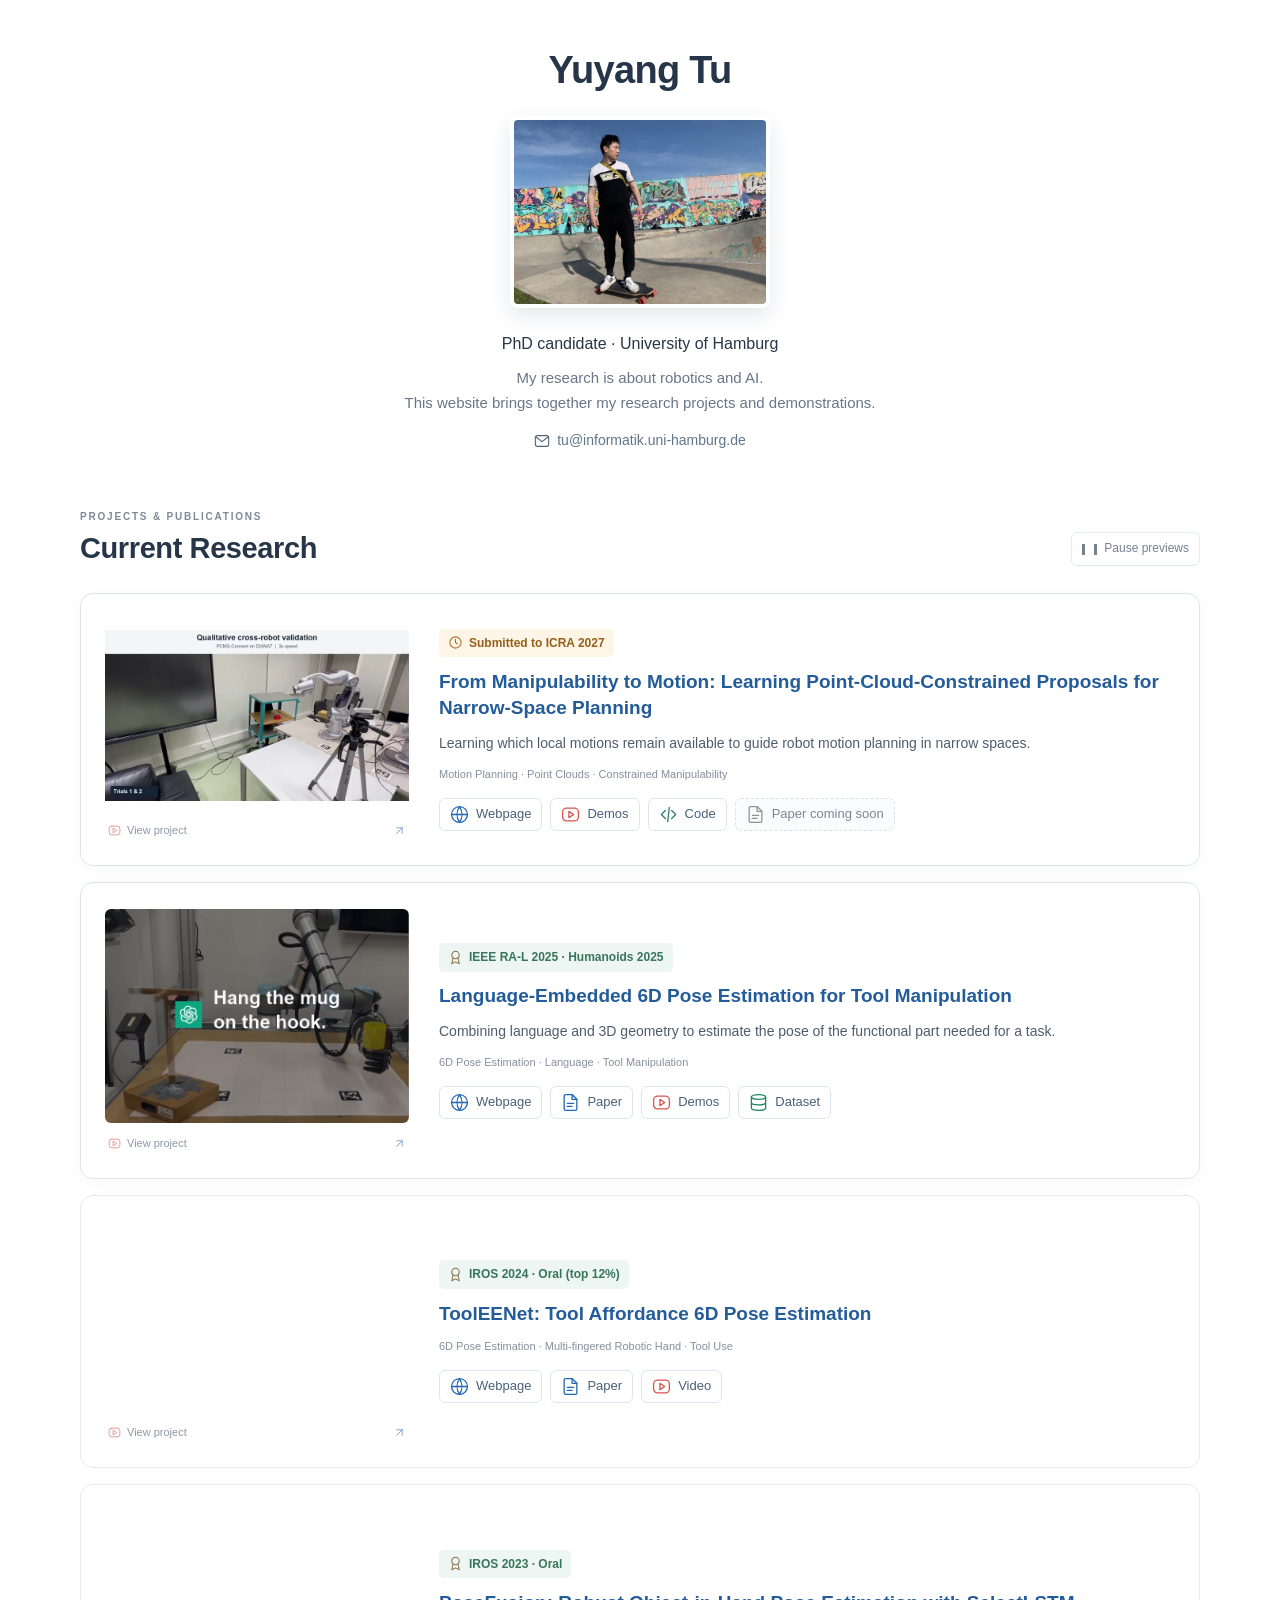
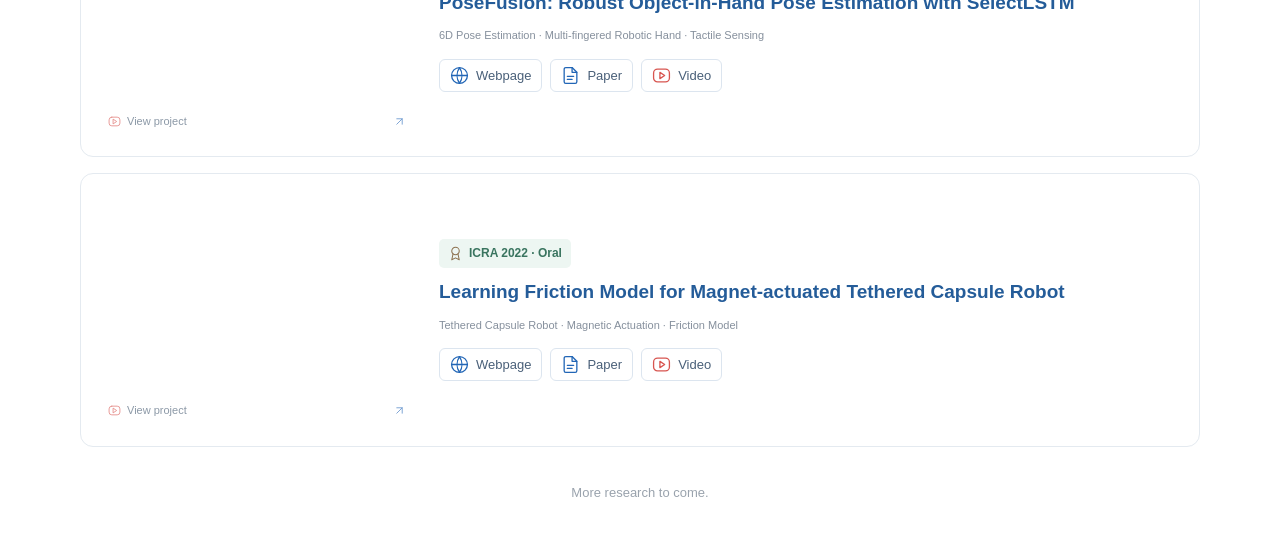
<file: index.html>
<!DOCTYPE html>
<html lang="en">
<head>
  <meta charset="utf-8">
  <meta name="viewport" content="width=device-width, initial-scale=1">
  <meta name="google-site-verification" content="Bi_FbIFqO6bP_XY6ECRkfiLq_AsdZ5TDvm92_7AcDWQ">
  <meta name="description" content="Yuyang Tu's research in robotics and AI: motion planning, tool manipulation, and multimodal perception.">
  <title>Yuyang Tu</title>
  <link rel="stylesheet" href="research/home.css">
  <script src="research/media.js" defer></script>
</head>
<body>
  <header class="profile">
    <h1>Yuyang Tu</h1>
    <img class="avatar" src="images/avatar.jpg" width="300" height="220" alt="Yuyang Tu">
    <p class="profile-role">PhD candidate &middot; University of Hamburg</p>
    <p class="profile-intro">My research is about robotics and AI.<br>This website brings together my research projects and demonstrations.</p>
    <a class="contact-link" href="mailto:tu@informatik.uni-hamburg.de"><img class="icon" src="research/icons/mail.svg" width="20" height="20" alt="" aria-hidden="true">tu@informatik.uni-hamburg.de</a>
  </header>
  <main class="container">
    <div class="section-heading">
      <div><span class="eyebrow">PROJECTS &amp; PUBLICATIONS</span><h2>Current Research</h2></div>
      <button class="preview-toggle" type="button" data-preview-toggle>Pause previews</button>
    </div>
    <div class="project-list"><article class="list-item publication featured" data-category="publication">
      <a href="PCMS-Connect/" class="thumbnail" aria-label="View From Manipulability to Motion: Learning Point-Cloud-Constrained Proposals for Narrow-Space Planning">
        <video width="320" height="200" autoplay loop muted playsinline preload="metadata" poster="PCMS-Connect/assets/hardware.jpg" aria-label="Diana 7 moving through a narrow rack">
          <source src="PCMS-Connect/assets/hardware.mp4" type="video/mp4">
          Watch the project demonstration.
        </video>
        <span class="thumbnail-hint"><img class="icon" src="research/icons/play.svg" width="20" height="20" alt="" aria-hidden="true"><span>View project</span><img class="icon" src="research/icons/arrow.svg" width="20" height="20" alt="" aria-hidden="true"></span>
      </a>
      <div class="project-description">
        <div class="badge submission"><img class="icon" src="research/icons/clock.svg" width="20" height="20" alt="" aria-hidden="true">Submitted to ICRA 2027</div>
        <h3><a href="PCMS-Connect/">From Manipulability to Motion: Learning Point-Cloud-Constrained Proposals for Narrow-Space Planning</a></h3>
        <p class="project-summary">Learning which local motions remain available to guide robot motion planning in narrow spaces.</p>
        <p class="keywords">Motion Planning &middot; Point Clouds &middot; Constrained Manipulability</p>
        <nav class="resource-links" aria-label="Resources for From Manipulability to Motion: Learning Point-Cloud-Constrained Proposals for Narrow-Space Planning"><a class="resource-link" href="PCMS-Connect/"><img class="icon" src="research/icons/globe.svg" width="20" height="20" alt="" aria-hidden="true"><span class="resource-label">Webpage</span></a>
<a class="resource-link" href="PCMS-Connect/#demonstrations"><img class="icon" src="research/icons/play.svg" width="20" height="20" alt="" aria-hidden="true"><span class="resource-label">Demos</span></a>
<a class="resource-link" href="https://anonymous.4open.science/r/PCMS-Connect-4808/"><img class="icon" src="research/icons/code.svg" width="20" height="20" alt="" aria-hidden="true"><span class="resource-label">Code</span></a>
<span class="resource-link resource-pending" aria-label="Paper coming soon"><img class="icon" src="research/icons/paper.svg" width="20" height="20" alt="" aria-hidden="true"><span class="resource-label">Paper coming soon</span></span></nav>
      </div>
    </article>
<article class="list-item publication featured" data-category="publication">
      <a href="Language6DPose/" class="thumbnail language-thumbnail" id="language-cover" aria-label="View Language-Embedded 6D Pose Estimation for Tool Manipulation">
        <video width="640" height="450" data-play-on-view loop muted playsinline preload="metadata" poster="Language6DPose/assets/task-sequence.jpg" aria-label="Two tasks in sequence: hang the mug on the hook, then align the wrench with the nut">
          <source src="Language6DPose/assets/task-sequence.mp4" type="video/mp4">
          Watch the mug and wrench demonstrations.
        </video>
        <span class="thumbnail-hint"><img class="icon" src="research/icons/play.svg" width="20" height="20" alt="" aria-hidden="true"><span>View project</span><img class="icon" src="research/icons/arrow.svg" width="20" height="20" alt="" aria-hidden="true"></span>
      </a>
      <div class="project-description">
        <div class="badge published"><img class="icon" src="research/icons/award.svg" width="20" height="20" alt="" aria-hidden="true">IEEE RA-L 2025 &middot; Humanoids 2025</div>
        <h3><a href="Language6DPose/">Language-Embedded 6D Pose Estimation for Tool Manipulation</a></h3>
        <p class="project-summary">Combining language and 3D geometry to estimate the pose of the functional part needed for a task.</p>
        <p class="keywords">6D Pose Estimation &middot; Language &middot; Tool Manipulation</p>
        <nav class="resource-links" aria-label="Resources for Language-Embedded 6D Pose Estimation for Tool Manipulation"><a class="resource-link" href="Language6DPose/"><img class="icon" src="research/icons/globe.svg" width="20" height="20" alt="" aria-hidden="true"><span class="resource-label">Webpage</span></a>
<a class="resource-link" href="https://doi.org/10.1109/LRA.2025.3587559"><img class="icon" src="research/icons/paper.svg" width="20" height="20" alt="" aria-hidden="true"><span class="resource-label">Paper</span></a>
<a class="resource-link" href="Language6DPose/#demonstrations"><img class="icon" src="research/icons/play.svg" width="20" height="20" alt="" aria-hidden="true"><span class="resource-label">Demos</span></a>
<a class="resource-link" href="https://language6dpose.github.io/"><img class="icon" src="research/icons/dataset.svg" width="20" height="20" alt="" aria-hidden="true"><span class="resource-label">Dataset</span></a></nav>
      </div>
    </article>
<article class="list-item publication " data-category="publication">
      <a href="https://yuyangtu.github.io/ToolEENet/projectToolEENet.html" class="thumbnail" aria-label="View ToolEENet: Tool Affordance 6D Pose Estimation">
        <video width="320" height="200" autoplay loop muted playsinline preload="metadata" aria-label="Robotic hand using a hammer">
          <source src="images/tooleenetpreview.mp4" type="video/mp4">
          Watch the project demonstration.
        </video>
        <span class="thumbnail-hint"><img class="icon" src="research/icons/play.svg" width="20" height="20" alt="" aria-hidden="true"><span>View project</span><img class="icon" src="research/icons/arrow.svg" width="20" height="20" alt="" aria-hidden="true"></span>
      </a>
      <div class="project-description">
        <div class="badge published"><img class="icon" src="research/icons/award.svg" width="20" height="20" alt="" aria-hidden="true">IROS 2024 &middot; Oral (top 12%)</div>
        <h3><a href="https://yuyangtu.github.io/ToolEENet/projectToolEENet.html">ToolEENet: Tool Affordance 6D Pose Estimation</a></h3>

        <p class="keywords">6D Pose Estimation &middot; Multi-fingered Robotic Hand &middot; Tool Use</p>
        <nav class="resource-links" aria-label="Resources for ToolEENet: Tool Affordance 6D Pose Estimation"><a class="resource-link" href="https://yuyangtu.github.io/ToolEENet/projectToolEENet.html"><img class="icon" src="research/icons/globe.svg" width="20" height="20" alt="" aria-hidden="true"><span class="resource-label">Webpage</span></a>
<a class="resource-link" href="https://arxiv.org/pdf/2404.04193"><img class="icon" src="research/icons/paper.svg" width="20" height="20" alt="" aria-hidden="true"><span class="resource-label">Paper</span></a>
<a class="resource-link" href="https://www.youtube.com/watch?v=B-a8YhIv3kc"><img class="icon" src="research/icons/play.svg" width="20" height="20" alt="" aria-hidden="true"><span class="resource-label">Video</span></a></nav>
      </div>
    </article>
<article class="list-item publication " data-category="publication">
      <a href="https://elevenjiang1.github.io/ObjectInHand-Dataset/" class="thumbnail" aria-label="View PoseFusion: Robust Object-in-Hand Pose Estimation with SelectLSTM">
        <video width="320" height="200" autoplay loop muted playsinline preload="metadata" aria-label="Object-in-hand pose estimation examples">
          <source src="images/posefusionpreview.mp4" type="video/mp4">
          Watch the project demonstration.
        </video>
        <span class="thumbnail-hint"><img class="icon" src="research/icons/play.svg" width="20" height="20" alt="" aria-hidden="true"><span>View project</span><img class="icon" src="research/icons/arrow.svg" width="20" height="20" alt="" aria-hidden="true"></span>
      </a>
      <div class="project-description">
        <div class="badge published"><img class="icon" src="research/icons/award.svg" width="20" height="20" alt="" aria-hidden="true">IROS 2023 &middot; Oral</div>
        <h3><a href="https://elevenjiang1.github.io/ObjectInHand-Dataset/">PoseFusion: Robust Object-in-Hand Pose Estimation with SelectLSTM</a></h3>

        <p class="keywords">6D Pose Estimation &middot; Multi-fingered Robotic Hand &middot; Tactile Sensing</p>
        <nav class="resource-links" aria-label="Resources for PoseFusion: Robust Object-in-Hand Pose Estimation with SelectLSTM"><a class="resource-link" href="https://elevenjiang1.github.io/ObjectInHand-Dataset/"><img class="icon" src="research/icons/globe.svg" width="20" height="20" alt="" aria-hidden="true"><span class="resource-label">Webpage</span></a>
<a class="resource-link" href="https://arxiv.org/pdf/2304.04523"><img class="icon" src="research/icons/paper.svg" width="20" height="20" alt="" aria-hidden="true"><span class="resource-label">Paper</span></a>
<a class="resource-link" href="https://www.youtube.com/watch?v=EmsGwhWU5y8"><img class="icon" src="research/icons/play.svg" width="20" height="20" alt="" aria-hidden="true"><span class="resource-label">Video</span></a></nav>
      </div>
    </article>
<article class="list-item publication " data-category="publication">
      <a href="https://yuyangtu.github.io/CapsuleRobot/projectCapsuleRobot.html" class="thumbnail" aria-label="View Learning Friction Model for Magnet-actuated Tethered Capsule Robot">
        <video width="320" height="200" autoplay loop muted playsinline preload="metadata" aria-label="Magnet-actuated tethered capsule robot demonstration">
          <source src="images/capsulepreview.mp4" type="video/mp4">
          Watch the project demonstration.
        </video>
        <span class="thumbnail-hint"><img class="icon" src="research/icons/play.svg" width="20" height="20" alt="" aria-hidden="true"><span>View project</span><img class="icon" src="research/icons/arrow.svg" width="20" height="20" alt="" aria-hidden="true"></span>
      </a>
      <div class="project-description">
        <div class="badge published"><img class="icon" src="research/icons/award.svg" width="20" height="20" alt="" aria-hidden="true">ICRA 2022 &middot; Oral</div>
        <h3><a href="https://yuyangtu.github.io/CapsuleRobot/projectCapsuleRobot.html">Learning Friction Model for Magnet-actuated Tethered Capsule Robot</a></h3>

        <p class="keywords">Tethered Capsule Robot &middot; Magnetic Actuation &middot; Friction Model</p>
        <nav class="resource-links" aria-label="Resources for Learning Friction Model for Magnet-actuated Tethered Capsule Robot"><a class="resource-link" href="https://yuyangtu.github.io/CapsuleRobot/projectCapsuleRobot.html"><img class="icon" src="research/icons/globe.svg" width="20" height="20" alt="" aria-hidden="true"><span class="resource-label">Webpage</span></a>
<a class="resource-link" href="https://ieeexplore.ieee.org/document/9811587"><img class="icon" src="research/icons/paper.svg" width="20" height="20" alt="" aria-hidden="true"><span class="resource-label">Paper</span></a>
<a class="resource-link" href="https://www.youtube.com/watch?v=FCPhjHXal3M&t=4s"><img class="icon" src="research/icons/play.svg" width="20" height="20" alt="" aria-hidden="true"><span class="resource-label">Video</span></a></nav>
      </div>
    </article></div>
    <footer class="home-footer">More research to come.</footer>
  </main>
</body>
</html>
</file>
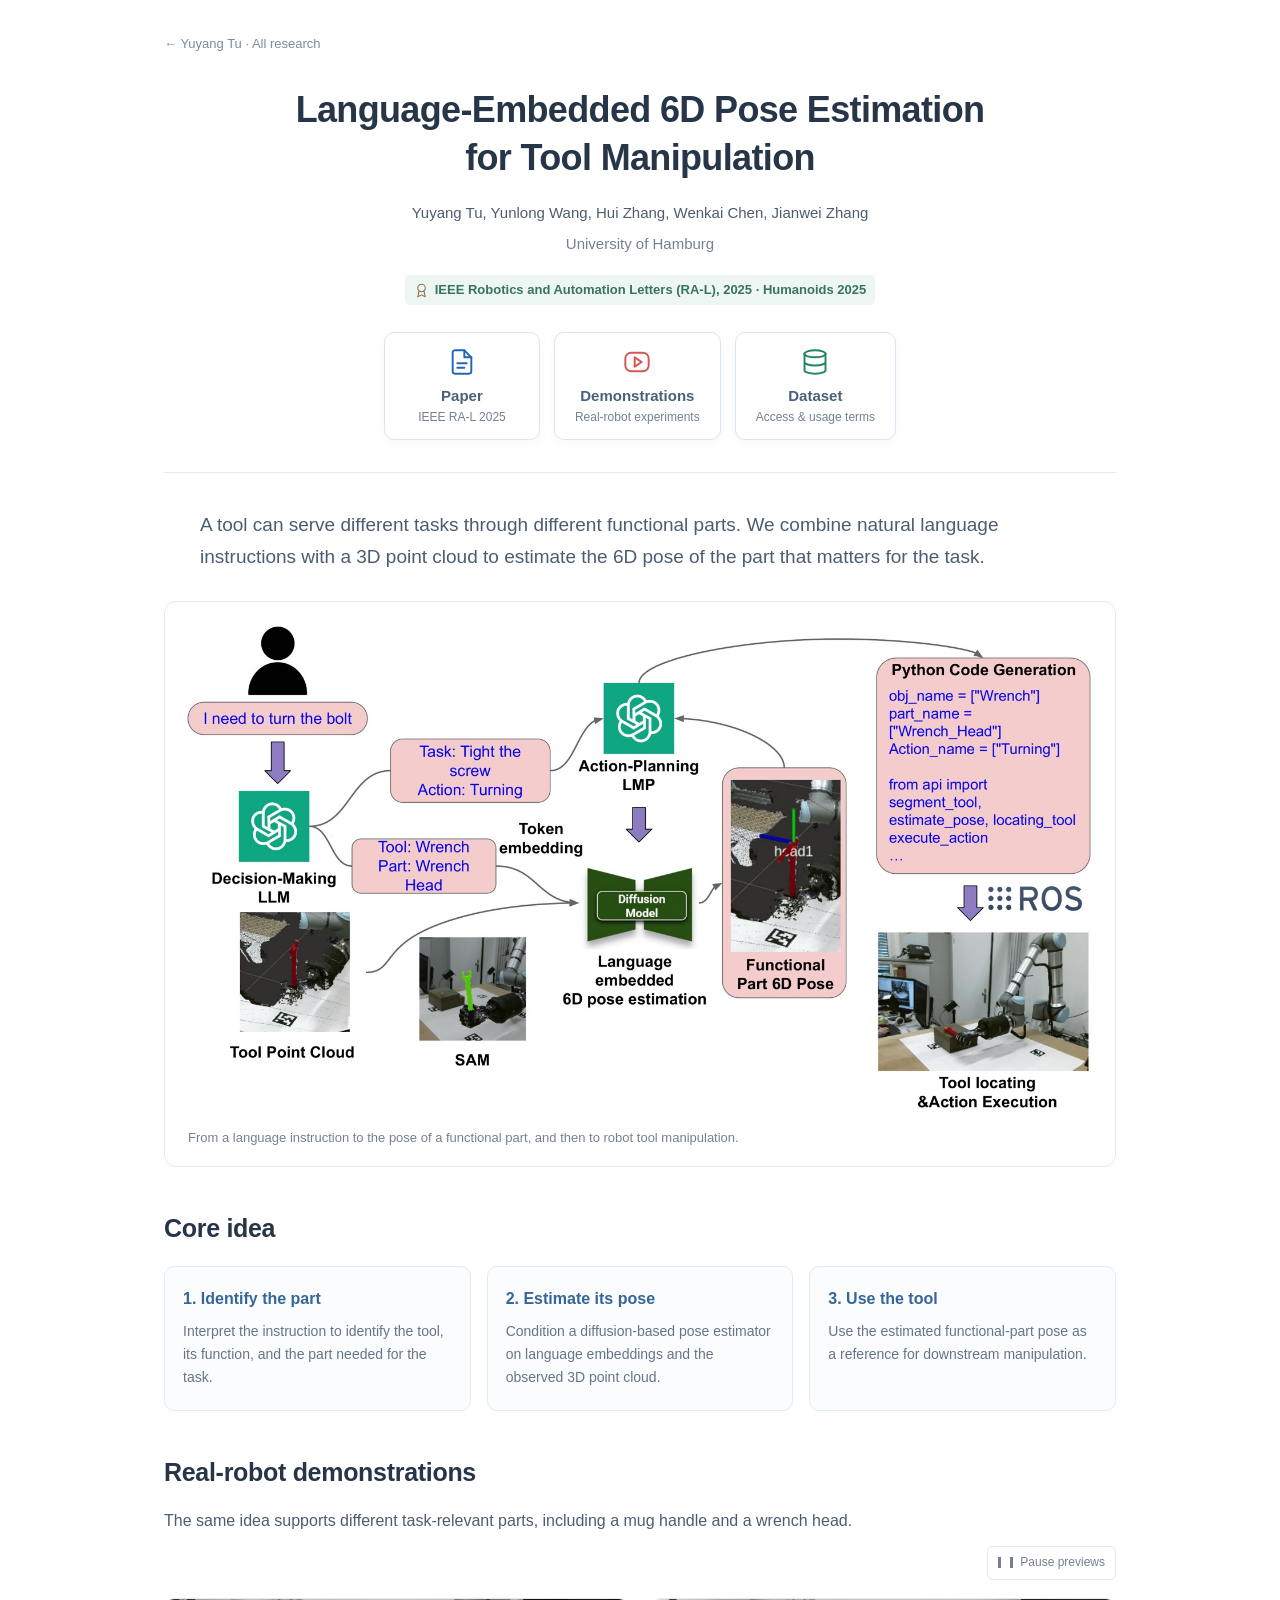
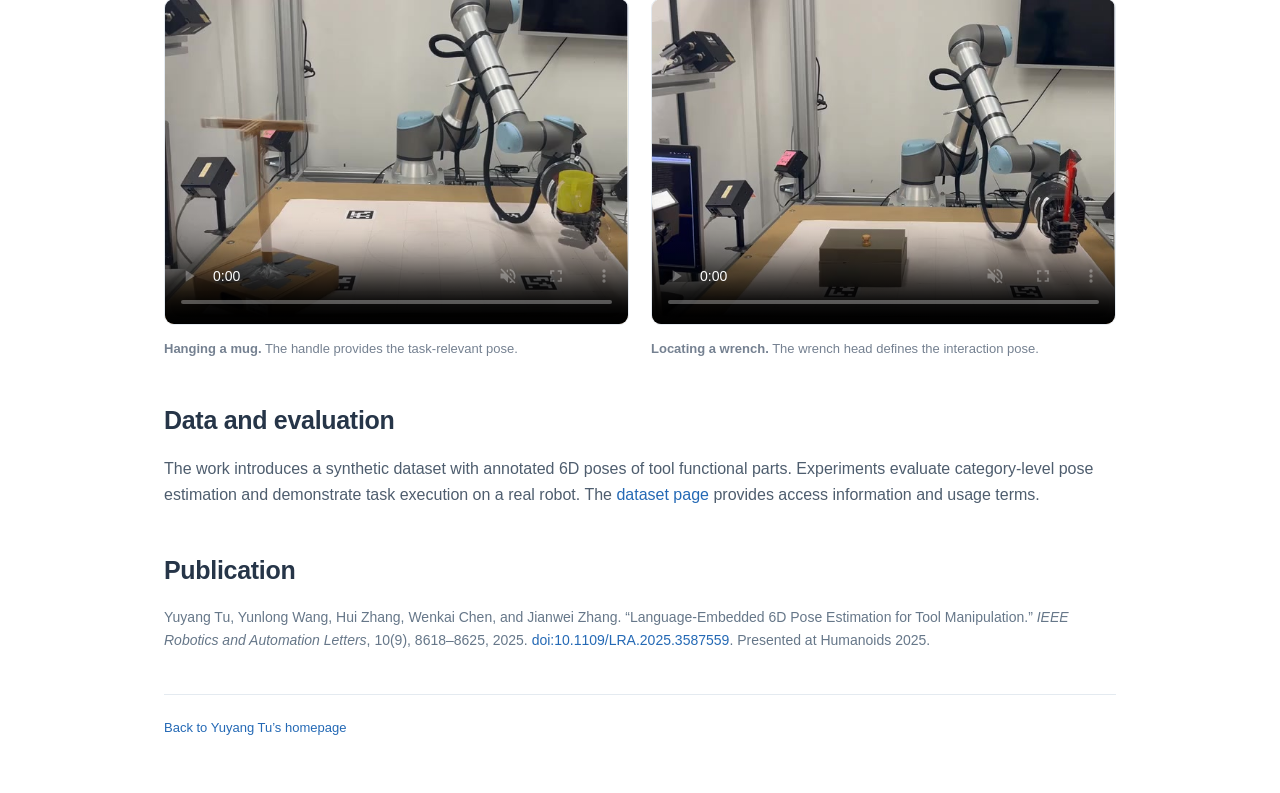
<file: Language6DPose/index.html>
<!DOCTYPE html>
<html lang="en">
<head>
  <meta charset="utf-8">
  <meta name="viewport" content="width=device-width, initial-scale=1">
  <title>Language-Embedded 6D Pose Estimation for Tool Manipulation | Yuyang Tu</title>
  <meta name="description" content="Language and 3D geometry for estimating the 6D pose of task-relevant tool parts. Research by Yuyang Tu and colleagues, IEEE RA-L 2025; presented at Humanoids 2025.">
  <link rel="canonical" href="https://yuyangtu.github.io/Language6DPose/">
  <link rel="stylesheet" href="../research/project.css">
  <script src="../research/media.js" defer></script>
</head>
<body>
<main>
  <a class="back" href="../">&larr; Yuyang Tu &middot; All research</a>
  <header>
    <h1>Language-Embedded 6D Pose Estimation<br>for Tool Manipulation</h1>
    <p class="authors">Yuyang Tu, Yunlong Wang, Hui Zhang, Wenkai Chen, Jianwei Zhang</p>
    <p class="affiliation">University of Hamburg</p>
    <p class="badge published"><img class="icon" src="../research/icons/award.svg" width="20" height="20" alt="" aria-hidden="true">IEEE Robotics and Automation Letters (RA-L), 2025 &middot; Humanoids 2025</p>
    <nav class="resource-links resource-tiles" aria-label="Project resources"><a class="resource-link resource-tile" href="https://doi.org/10.1109/LRA.2025.3587559"><img class="icon" src="../research/icons/paper.svg" width="20" height="20" alt="" aria-hidden="true"><span class="resource-label">Paper<small>IEEE RA-L 2025</small></span></a>
<a class="resource-link resource-tile" href="#demonstrations"><img class="icon" src="../research/icons/play.svg" width="20" height="20" alt="" aria-hidden="true"><span class="resource-label">Demonstrations<small>Real-robot experiments</small></span></a>
<a class="resource-link resource-tile" href="https://language6dpose.github.io/"><img class="icon" src="../research/icons/dataset.svg" width="20" height="20" alt="" aria-hidden="true"><span class="resource-label">Dataset<small>Access & usage terms</small></span></a></nav>
  </header>
  <p class="intro">A tool can serve different tasks through different functional parts. We combine natural language instructions with a 3D point cloud to estimate the 6D pose of the part that matters for the task.</p>
  <figure class="overview">
    <img src="assets/overview.jpg" width="1600" height="860" alt="Language identifies a tool and functional part; a diffusion model combines its semantic embedding with a point cloud to estimate a task-relevant 6D pose.">
    <figcaption>From a language instruction to the pose of a functional part, and then to robot tool manipulation.</figcaption>
  </figure>
  <h2>Core idea</h2>
  <div class="steps">
    <article><h3>1. Identify the part</h3><p>Interpret the instruction to identify the tool, its function, and the part needed for the task.</p></article>
    <article><h3>2. Estimate its pose</h3><p>Condition a diffusion-based pose estimator on language embeddings and the observed 3D point cloud.</p></article>
    <article><h3>3. Use the tool</h3><p>Use the estimated functional-part pose as a reference for downstream manipulation.</p></article>
  </div>
  <h2 id="demonstrations">Real-robot demonstrations</h2>
  <p>The same idea supports different task-relevant parts, including a mug handle and a wrench head.</p>
  <div class="preview-controls"><button type="button" data-preview-toggle>Pause previews</button></div>
  <div class="demos">
    <figure>
      <video autoplay loop muted playsinline controls preload="metadata" poster="assets/hanging-mug.jpg?v=clean" aria-label="Real-robot demonstration of hanging a mug">
        <source src="assets/hanging-mug.mp4?v=clean" type="video/mp4">
        <a href="assets/hanging-mug.mp4">Watch the mug demonstration</a>
      </video>
      <figcaption><strong>Hanging a mug.</strong> The handle provides the task-relevant pose.</figcaption>
    </figure>
    <figure>
      <video autoplay loop muted playsinline controls preload="metadata" poster="assets/locating-wrench.jpg?v=clean" aria-label="Real-robot demonstration of locating a wrench">
        <source src="assets/locating-wrench.mp4?v=clean" type="video/mp4">
        <a href="assets/locating-wrench.mp4">Watch the wrench demonstration</a>
      </video>
      <figcaption><strong>Locating a wrench.</strong> The wrench head defines the interaction pose.</figcaption>
    </figure>
  </div>
  <h2>Data and evaluation</h2>
  <p>The work introduces a synthetic dataset with annotated 6D poses of tool functional parts. Experiments evaluate category-level pose estimation and demonstrate task execution on a real robot. The <a href="https://language6dpose.github.io/">dataset page</a> provides access information and usage terms.</p>
  <h2>Publication</h2>
  <p class="reference">Yuyang Tu, Yunlong Wang, Hui Zhang, Wenkai Chen, and Jianwei Zhang. &ldquo;Language-Embedded 6D Pose Estimation for Tool Manipulation.&rdquo; <em>IEEE Robotics and Automation Letters</em>, 10(9), 8618&ndash;8625, 2025. <a href="https://doi.org/10.1109/LRA.2025.3587559">doi:10.1109/LRA.2025.3587559</a>. Presented at Humanoids 2025.</p>
  <footer><a href="../">Back to Yuyang Tu&rsquo;s homepage</a></footer>
</main>
</body>
</html>
</file>
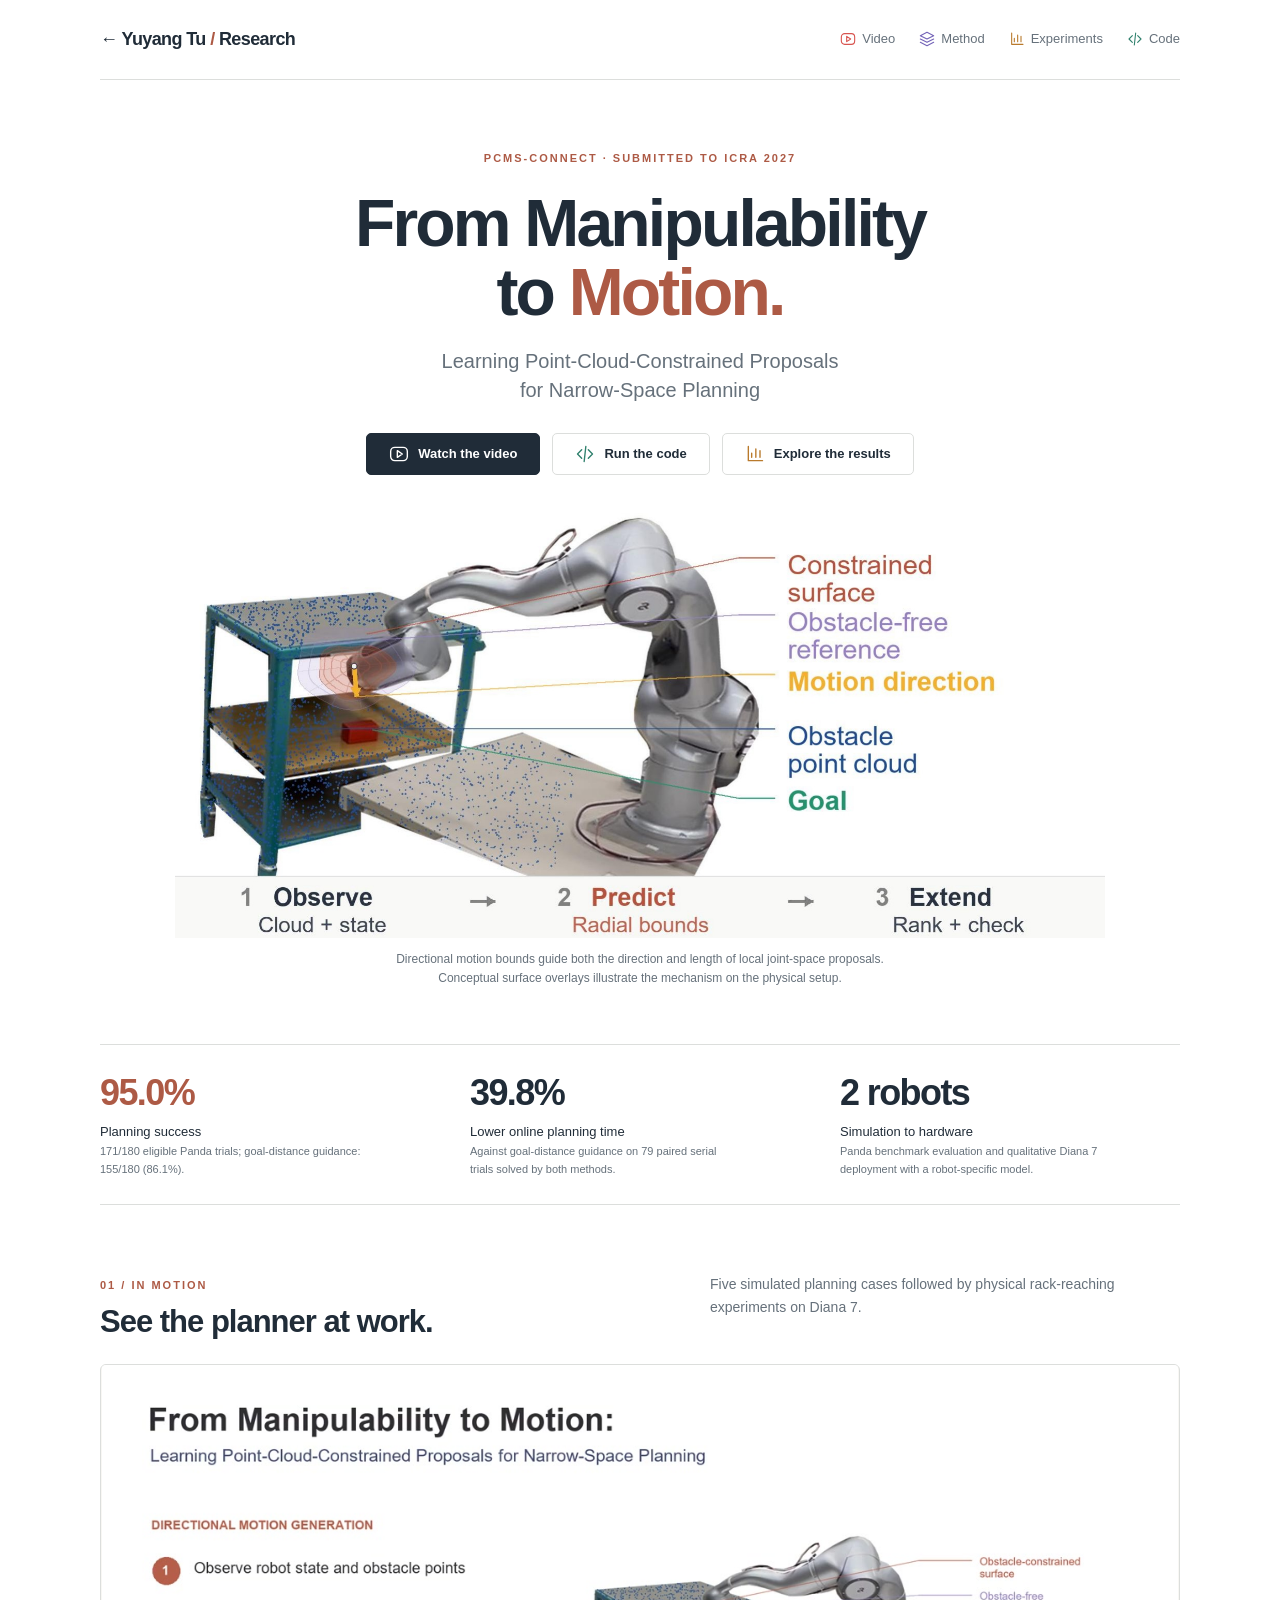
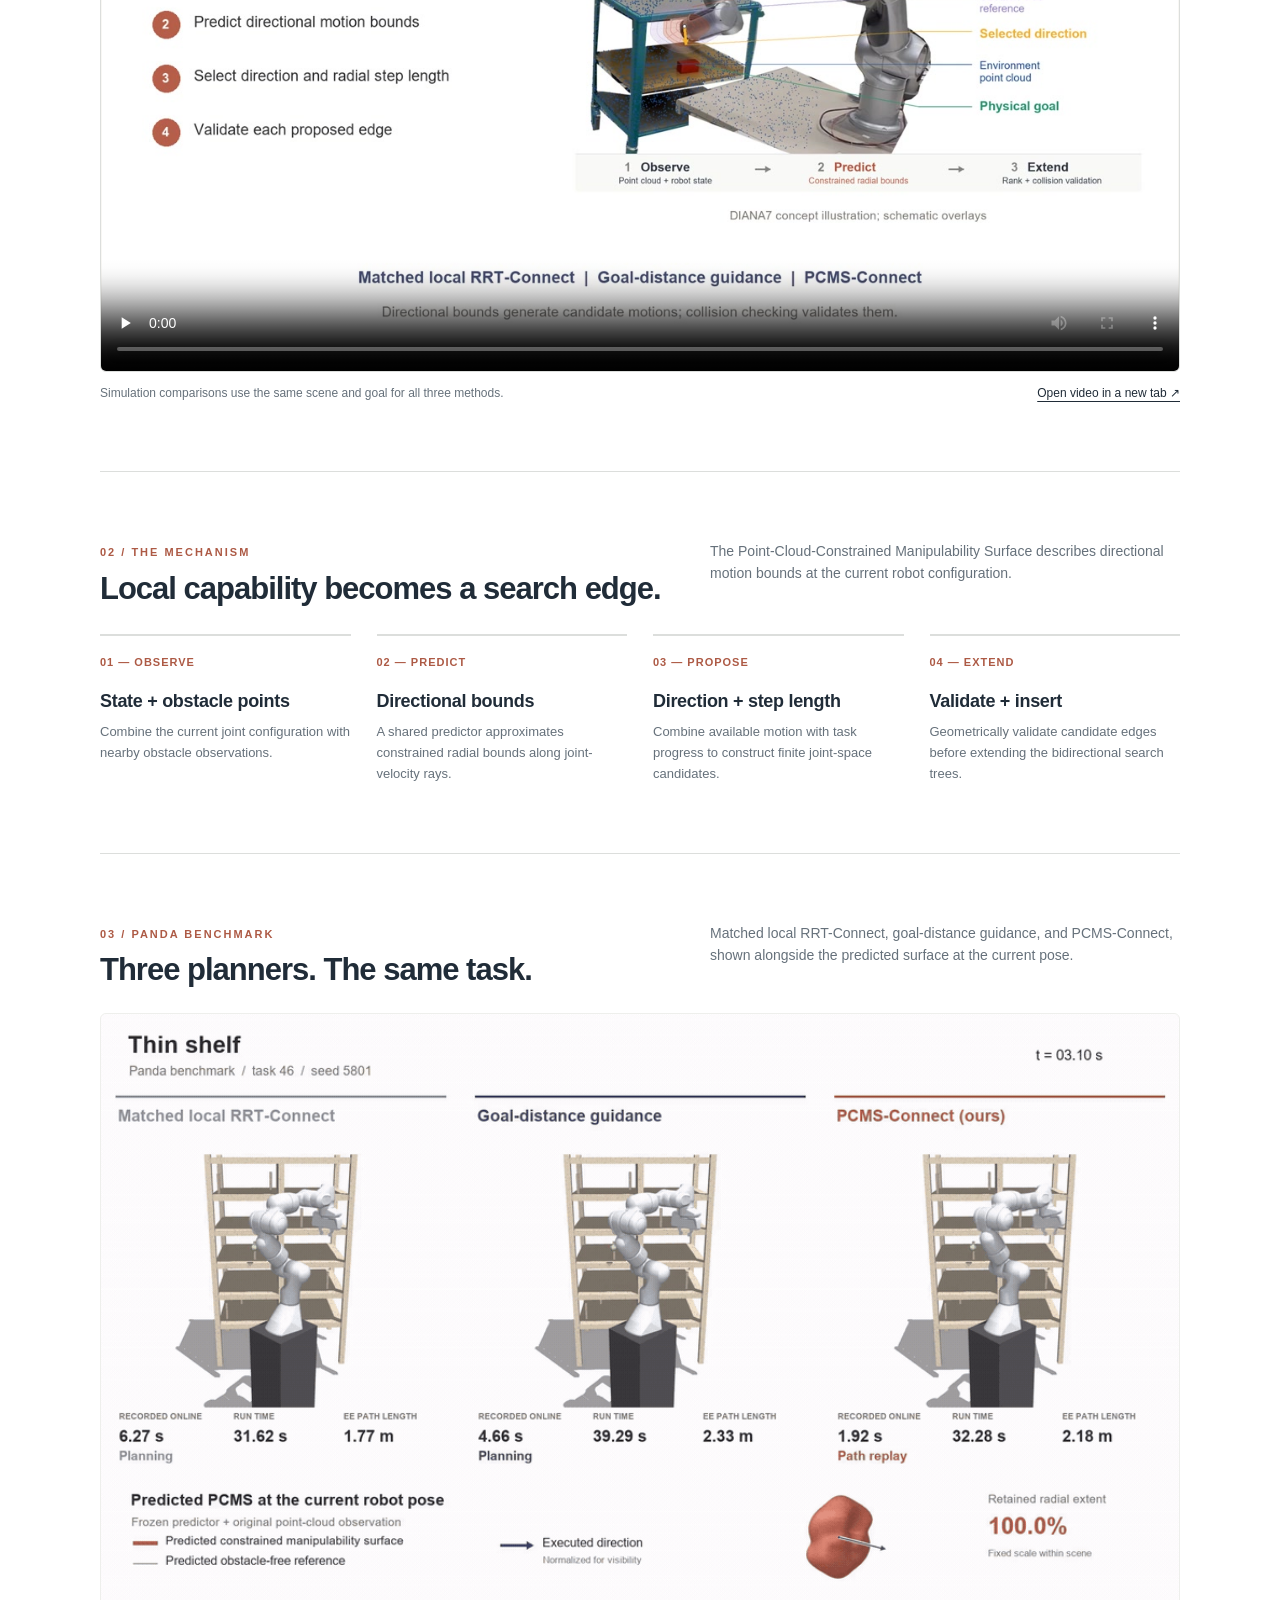
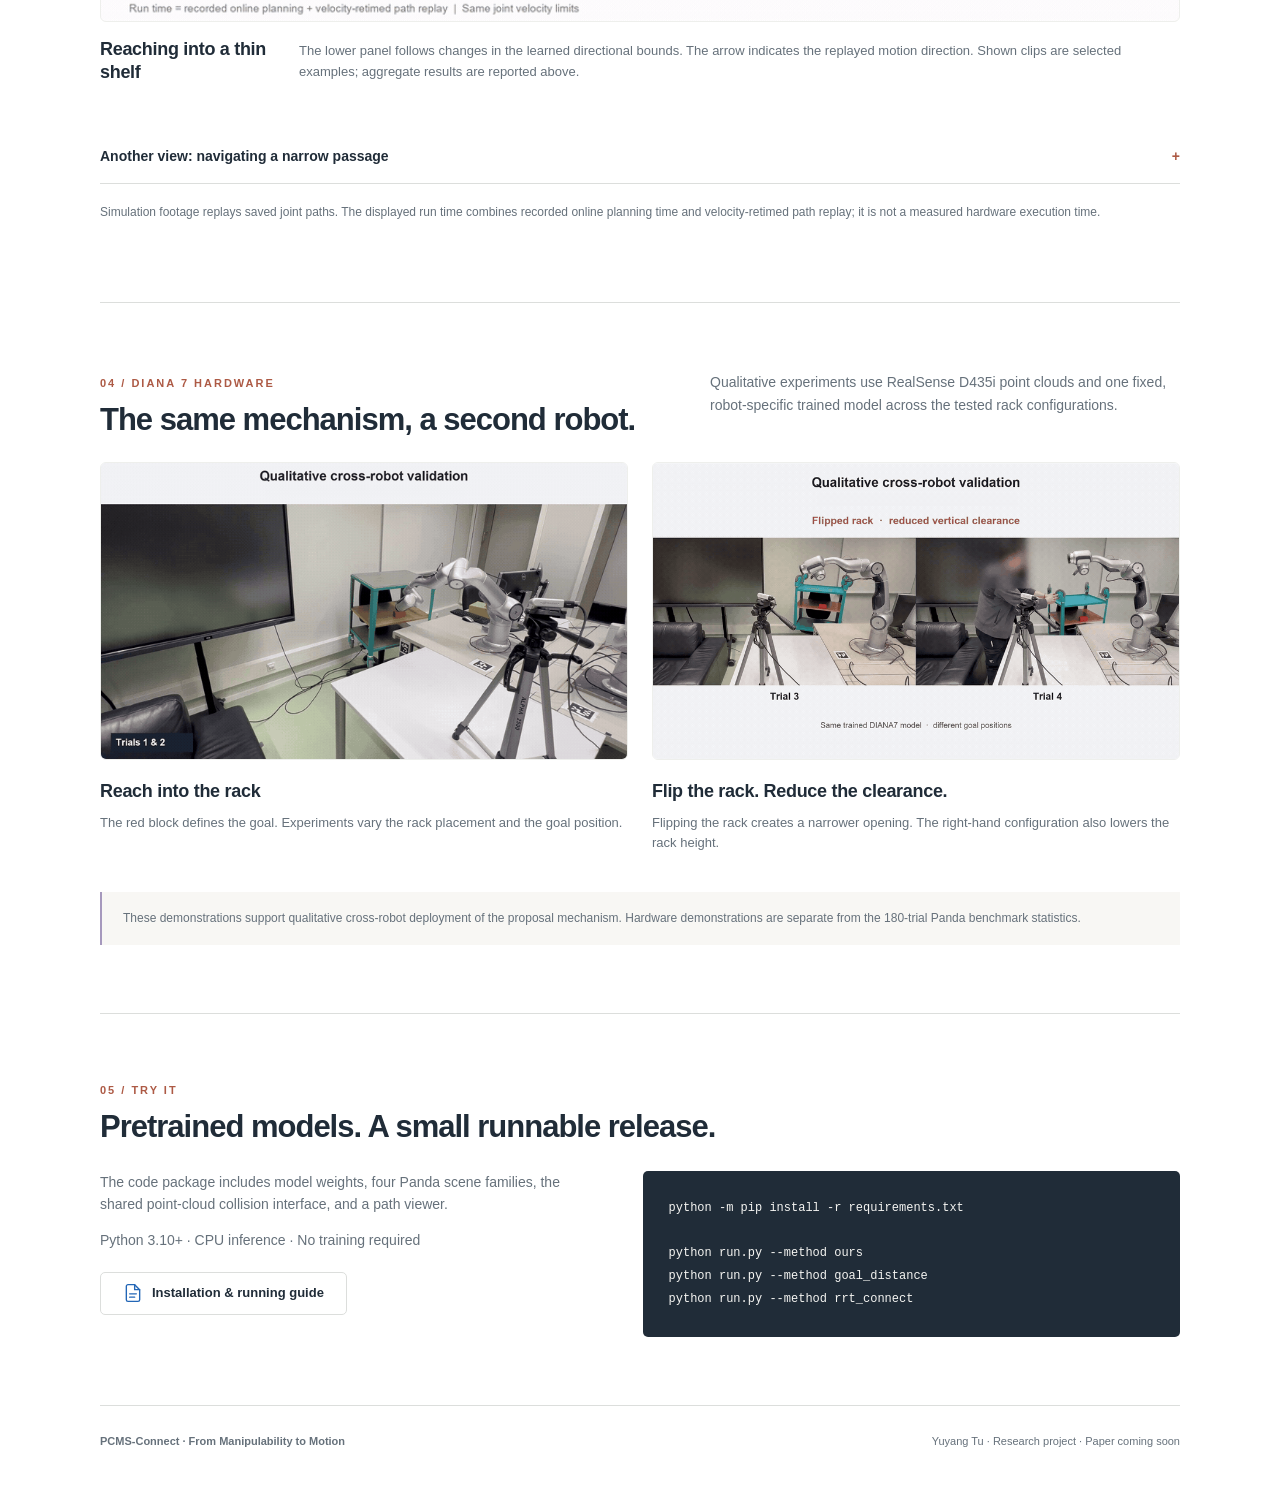
<file: PCMS-Connect/index.html>
<!doctype html>
<html lang="en">
<head>
<meta charset="utf-8">
<meta name="viewport" content="width=device-width,initial-scale=1">
<meta name="referrer" content="no-referrer">
<title>From Manipulability to Motion | Yuyang Tu</title>
<link rel="canonical" href="https://yuyangtu.github.io/PCMS-Connect/">
<meta name="description" content="PCMS-Connect: learned point-cloud-constrained motion proposals, Panda benchmarks, and Diana 7 hardware demonstrations.">
<style>
:root{--ink:#202c38;--muted:#66717b;--rust:#ad5a45;--paper:#f8f7f4;--line:#dcdedc;--lavender:#a699bd}
*{box-sizing:border-box}html{scroll-behavior:smooth;scroll-padding-top:26px}body{margin:0;color:var(--ink);background:white;font:16px/1.6 Arial,Helvetica,sans-serif}a{color:inherit;text-decoration:none}a:focus-visible,button:focus-visible{outline:3px solid var(--rust);outline-offset:5px}img,video{display:block;max-width:100%;height:auto}figure{margin:0}p{margin:0 0 1em}.wrap{max-width:1160px;margin:auto;padding:0 40px}nav{display:flex;justify-content:space-between;align-items:center;gap:24px;padding:25px 0;border-bottom:1px solid var(--line)}.brand{font-weight:750;font-size:18px;letter-spacing:-.6px}.brand span{color:var(--rust)}.navlinks{display:flex;gap:24px;font-size:13px;color:var(--muted)}.eyebrow{font-size:11px;letter-spacing:2px;text-transform:uppercase;font-weight:700;color:var(--rust)}.hero{padding:70px 0 42px;text-align:center}h1{font-size:clamp(38px,5.2vw,66px);line-height:1.04;letter-spacing:-2.8px;margin:22px 0 20px;font-weight:750}h1 em{font-style:normal;color:var(--rust)}.subtitle{max-width:780px;margin:0 auto;color:var(--muted);font-size:20px;line-height:1.45}.buttons{display:flex;justify-content:center;gap:12px;flex-wrap:wrap;margin:28px 0 38px}.btn{border:1px solid var(--line);border-radius:5px;padding:10px 22px;font-size:13px;font-weight:700;background:white}.btn.primary{background:var(--ink);border-color:var(--ink);color:white}.btn:hover{border-color:var(--rust)}.concept{width:100%;max-width:930px;margin:auto}.note{font-size:12px;color:var(--muted);line-height:1.6}.hero .note{margin:12px auto 0;max-width:740px}.stats{display:grid;grid-template-columns:repeat(3,1fr);border-top:1px solid var(--line);border-bottom:1px solid var(--line);padding:26px 0;margin:14px 0 0;gap:30px}.stat strong{font-size:36px;letter-spacing:-1.6px;line-height:1.2;display:block}.stat span{font-size:13px;display:block;margin-top:8px}.stat small{color:var(--muted);font-size:11px;display:block;max-width:265px}.stat .accent{color:var(--rust)}section{padding:68px 0}section+section{border-top:1px solid var(--line)}.sectiontop{display:flex;justify-content:space-between;align-items:baseline;gap:30px;margin-bottom:25px}h2{font-size:31px;letter-spacing:-1px;line-height:1.15;margin:9px 0 0}h3{font-size:18px;letter-spacing:-.3px;line-height:1.3;margin:0 0 9px}.sectiontop p{max-width:470px;font-size:14px;color:var(--muted);margin:0}.film{width:100%;aspect-ratio:16/9;border:1px solid var(--line);border-radius:6px;background:var(--paper)}.filmbottom{display:flex;justify-content:space-between;gap:20px;margin-top:12px}.textlink{font-size:12px;text-decoration:underline;text-underline-offset:4px;white-space:nowrap}.steps{display:grid;grid-template-columns:repeat(4,1fr);gap:26px;margin-top:28px}.step{border-top:2px solid var(--line);padding:18px 0 0}.step b{font-size:11px;color:var(--rust);display:block;margin-bottom:18px;letter-spacing:1px}.step p{font-size:13px;color:var(--muted);margin:0}.media-panel{background:var(--paper);border-radius:6px;border:1px solid #eeefec;overflow:hidden}.media-panel img{width:100%}.caption{margin:16px 0 0;display:flex;gap:24px;align-items:baseline}.caption p{font-size:13px;line-height:1.65;color:var(--muted);margin:0}.caption h3{min-width:175px}.secondary-demo{margin-top:35px}details summary{cursor:pointer;list-style:none;font-size:14px;font-weight:bold;padding:16px 0;border-bottom:1px solid var(--line)}details summary::after{content:'+';float:right;color:var(--rust)}details[open] summary::after{content:'−'}details .media-panel{margin-top:18px}.hardware{display:grid;grid-template-columns:1fr 1fr;gap:24px}.hardware img{width:100%;aspect-ratio:16/9;object-fit:contain;background:#f4f5f7}.hardware h3{margin-top:20px}.hardware p{font-size:13px;color:var(--muted)}.hardware-note{margin-top:25px;padding:17px 21px;background:var(--paper);font-size:12px;color:var(--muted);border-left:2px solid var(--lavender)}.codegrid{display:grid;grid-template-columns:1fr 1.1fr;gap:54px;margin-top:26px}.codegrid p{font-size:14px;color:var(--muted)}pre{margin:0;padding:26px;background:var(--ink);color:#f5f5f2;border-radius:5px;overflow-x:auto;font:12px/1.9 Consolas,monospace}.codegrid .btn{display:inline-block;margin-top:6px}footer{padding:27px 0 40px;border-top:1px solid var(--line);font-size:11px;color:var(--muted);display:flex;justify-content:space-between;gap:20px}footer b{font-weight:600} @media(max-width:700px){.wrap{padding:0 22px}.navlinks{gap:14px;font-size:11px}.hero{padding-top:46px}h1{letter-spacing:-1.6px}.subtitle{font-size:17px}.stats{gap:14px}.stat strong{font-size:29px}.stat span{font-size:12px}.stat small{font-size:10px}section{padding:43px 0}.sectiontop,.caption{display:block}.sectiontop p{margin-top:16px}.steps{grid-template-columns:1fr 1fr;gap:24px}.hardware,.codegrid{grid-template-columns:1fr;gap:26px}.caption h3{margin-bottom:7px}.filmbottom{display:block}.filmbottom .textlink{display:inline-block;margin-top:8px}.navlinks .optional{display:none}footer{display:block}footer span{display:block;margin-top:5px}}@media(prefers-reduced-motion:reduce){html{scroll-behavior:auto}}
.btn,.codegrid .btn{display:inline-flex;align-items:center;justify-content:center;gap:9px}.icon{width:20px;height:20px;flex:0 0 20px;object-fit:contain}.btn.primary .icon{filter:brightness(0) invert(1)}.navlinks a{display:inline-flex;align-items:center;gap:6px}.navlinks .icon{width:16px;height:16px;flex-basis:16px}
</style>
</head>
<body>
<div class="wrap">
<nav aria-label="Main navigation"><a class="brand" href="../">← Yuyang Tu <span>/</span> Research</a><div class="navlinks"><a href="#film"><img class="icon" src="../research/icons/play.svg" width="20" height="20" alt="" aria-hidden="true">Video</a><a href="#method" class="optional"><img class="icon" src="../research/icons/method.svg" width="20" height="20" alt="" aria-hidden="true">Method</a><a href="#experiments"><img class="icon" src="../research/icons/results.svg" width="20" height="20" alt="" aria-hidden="true">Experiments</a><a href="https://anonymous.4open.science/r/PCMS-Connect-4808/RUNNING.md"><img class="icon" src="../research/icons/code.svg" width="20" height="20" alt="" aria-hidden="true">Code</a></div></nav>
<header class="hero" id="top">
<div class="eyebrow">PCMS-Connect · Submitted to ICRA 2027</div>
<h1>From Manipulability<br>to <em>Motion.</em></h1>
<p class="subtitle">Learning Point-Cloud-Constrained Proposals<br>for Narrow-Space Planning</p>
<div class="buttons"><a class="btn primary" href="#film"><img class="icon" src="../research/icons/play.svg" width="20" height="20" alt="" aria-hidden="true"><span>Watch the video</span></a><a class="btn" href="https://anonymous.4open.science/r/PCMS-Connect-4808/RUNNING.md"><img class="icon" src="../research/icons/code.svg" width="20" height="20" alt="" aria-hidden="true"><span>Run the code</span></a><a class="btn" href="#experiments"><img class="icon" src="../research/icons/results.svg" width="20" height="20" alt="" aria-hidden="true"><span>Explore the results</span></a></div>
<img class="concept" src="media/concept.jpg" width="1800" height="821" alt="Diana 7 reaching into a wheeled rack: obstacle points constrain the manipulability surface and a selected direction extends toward the red-block goal.">
<p class="note">Directional motion bounds guide both the direction and length of local joint-space proposals.<br>Conceptual surface overlays illustrate the mechanism on the physical setup.</p>
</header>
<div class="stats" aria-label="Main benchmark results">
<div class="stat"><strong class="accent">95.0%</strong><span>Planning success</span><small>171/180 eligible Panda trials; goal-distance guidance: 155/180 (86.1%).</small></div>
<div class="stat"><strong>39.8%</strong><span>Lower online planning time</span><small>Against goal-distance guidance on 79 paired serial trials solved by both methods.</small></div>
<div class="stat"><strong>2 robots</strong><span>Simulation to hardware</span><small>Panda benchmark evaluation and qualitative Diana 7 deployment with a robot-specific model.</small></div>
</div>
<section id="film"><span id="demonstrations"></span>
<div class="sectiontop"><div><div class="eyebrow">01 / In motion</div><h2>See the planner at work.</h2></div><p>Five simulated planning cases followed by physical rack-reaching experiments on Diana 7.</p></div>
<video class="film" controls playsinline preload="none" poster="media/film-poster.jpg" aria-label="PCMS-Connect complete demonstration video" src="media/project-film.mp4">Your browser does not support embedded video. <a href="media/project-film.mp4">Open the MP4 video.</a></video>
<div class="filmbottom"><span class="note">Simulation comparisons use the same scene and goal for all three methods.</span><a class="textlink" href="media/project-film.mp4" target="_blank" rel="noopener noreferrer">Open video in a new tab ↗</a></div>
</section>
<section id="method">
<div class="sectiontop"><div><div class="eyebrow">02 / The mechanism</div><h2>Local capability becomes a search edge.</h2></div><p>The Point-Cloud-Constrained Manipulability Surface describes directional motion bounds at the current robot configuration.</p></div>
<div class="steps">
<article class="step"><b>01 — OBSERVE</b><h3>State + obstacle points</h3><p>Combine the current joint configuration with nearby obstacle observations.</p></article>
<article class="step"><b>02 — PREDICT</b><h3>Directional bounds</h3><p>A shared predictor approximates constrained radial bounds along joint-velocity rays.</p></article>
<article class="step"><b>03 — PROPOSE</b><h3>Direction + step length</h3><p>Combine available motion with task progress to construct finite joint-space candidates.</p></article>
<article class="step"><b>04 — EXTEND</b><h3>Validate + insert</h3><p>Geometrically validate candidate edges before extending the bidirectional search trees.</p></article>
</div>
</section>
<section id="experiments">
<div class="sectiontop"><div><div class="eyebrow">03 / Panda benchmark</div><h2>Three planners. The same task.</h2></div><p>Matched local RRT-Connect, goal-distance guidance, and PCMS-Connect, shown alongside the predicted surface at the current pose.</p></div>
<figure><div class="media-panel"><img src="media/planning-comparison.gif" width="1000" height="563" loading="lazy" alt="Animated three-way comparison for the thin-shelf Panda task, including the changing predicted surface."></div><figcaption class="caption"><h3>Reaching into a thin shelf</h3><p>The lower panel follows changes in the learned directional bounds. The arrow indicates the replayed motion direction. Shown clips are selected examples; aggregate results are reported above.</p></figcaption></figure>
<details class="secondary-demo"><summary>Another view: navigating a narrow passage</summary><div class="media-panel"><img src="media/narrow-passage.gif" width="1000" height="563" loading="lazy" alt="Animated comparison of three planners traversing a narrow passage."></div></details>
<p class="note" style="margin-top:19px">Simulation footage replays saved joint paths. The displayed run time combines recorded online planning time and velocity-retimed path replay; it is not a measured hardware execution time.</p>
</section>
<section id="hardware">
<div class="sectiontop"><div><div class="eyebrow">04 / Diana 7 hardware</div><h2>The same mechanism, a second robot.</h2></div><p>Qualitative experiments use RealSense D435i point clouds and one fixed, robot-specific trained model across the tested rack configurations.</p></div>
<div class="hardware">
<figure><div class="media-panel"><img src="media/diana-rack.gif" width="720" height="405" loading="lazy" alt="Diana 7 physically reaching toward a red block inside a wheeled rack."></div><figcaption><h3>Reach into the rack</h3><p>The red block defines the goal. Experiments vary the rack placement and the goal position.</p></figcaption></figure>
<figure><div class="media-panel"><img src="media/diana-flipped.gif" width="900" height="506" loading="lazy" alt="Two Diana 7 executions with the rack flipped; the right-hand setup is also lower."></div><figcaption><h3>Flip the rack. Reduce the clearance.</h3><p>Flipping the rack creates a narrower opening. The right-hand configuration also lowers the rack height.</p></figcaption></figure>
</div>
<div class="hardware-note">These demonstrations support qualitative cross-robot deployment of the proposal mechanism. Hardware demonstrations are separate from the 180-trial Panda benchmark statistics.</div>
</section>
<section id="code">
<div class="eyebrow">05 / Try it</div><h2>Pretrained models. A small runnable release.</h2>
<div class="codegrid"><div><p>The code package includes model weights, four Panda scene families, the shared point-cloud collision interface, and a path viewer.</p><p>Python 3.10+ · CPU inference · No training required</p><a class="btn" href="https://anonymous.4open.science/r/PCMS-Connect-4808/RUNNING.md"><img class="icon" src="../research/icons/paper.svg" width="20" height="20" alt="" aria-hidden="true"><span>Installation &amp; running guide</span></a></div><pre><code>python -m pip install -r requirements.txt

python run.py --method ours
python run.py --method goal_distance
python run.py --method rrt_connect</code></pre></div>
</section>
<footer><b>PCMS-Connect · From Manipulability to Motion</b><span>Yuyang Tu · Research project · Paper coming soon</span></footer>
</div>
</body>
</html>
</file>
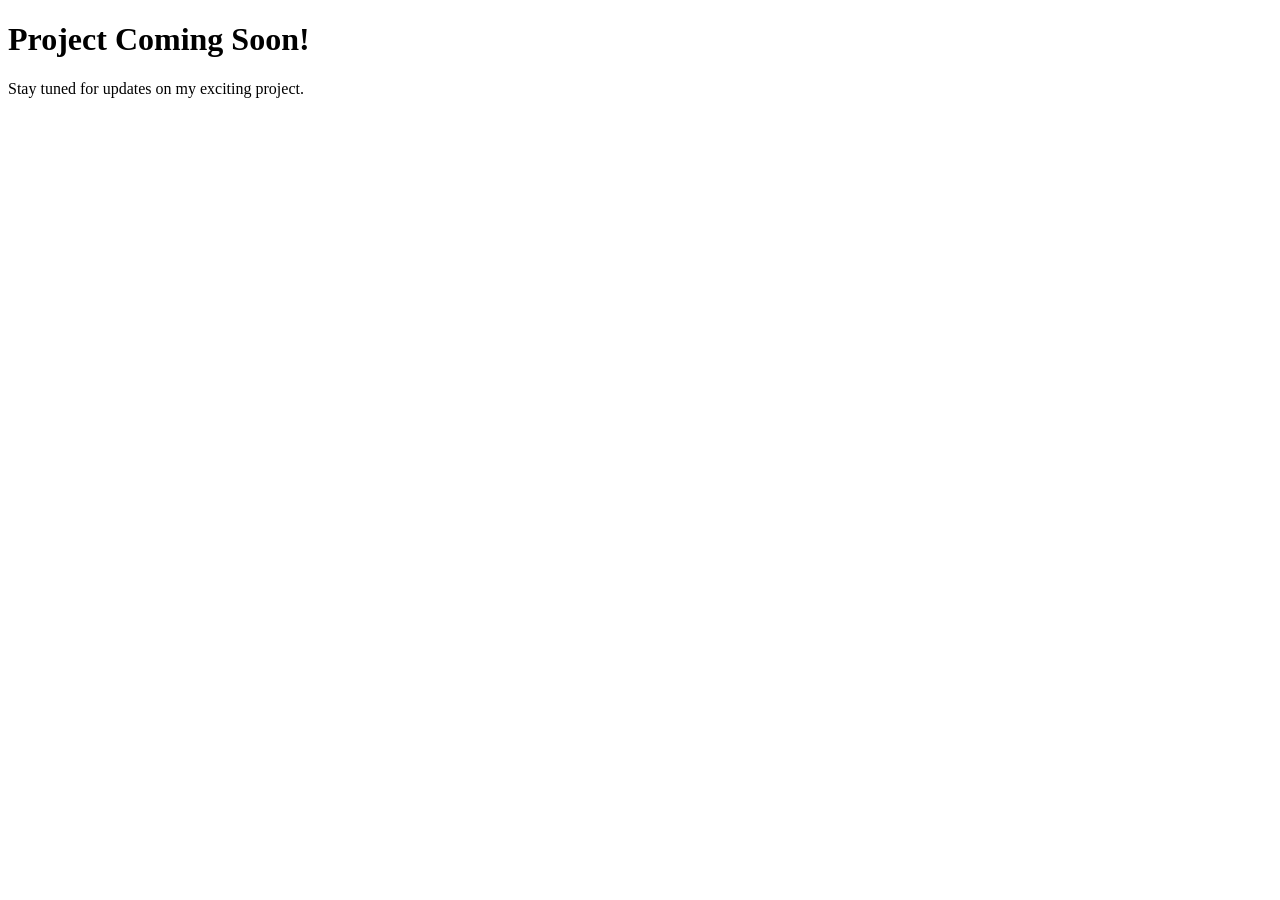
<file: project-ToolEENet.html>
<!DOCTYPE html>
<html lang="en">
<head>
    <meta charset="UTF-8">
    <meta name="viewport" content="width=device-width, initial-scale=1.0">
    <title>My Project</title>
</head>
<body>
    <h1>Project Coming Soon!</h1>
    <p>Stay tuned for updates on my exciting project.</p>
</body>
</html>
</file>
<file: research/home.css>
@import url('./theme.css');
.profile { max-width: 680px; padding: 48px 24px 46px; margin: 0 auto; text-align: center; }
.profile h1 { font-size: 38px; font-weight: 600; letter-spacing: -.7px; line-height: 1.2; margin: 0 0 22px; }
.avatar { display: block; width: 260px; height: 192px; object-fit: cover; margin: 0 auto 23px; border-radius: 8px; box-shadow: 0 7px 22px rgba(27,49,70,.12); border: 4px solid #fff; }
.profile-role { font-size: 16px; color: var(--ink); margin: 0 0 8px; }
.profile-intro { margin: 0 0 13px; font-size: 15px; line-height: 1.7; color: #687687; }
.contact-link { display: inline-flex; align-items: center; gap: 7px; color: #60758b; font-size: 14px; }
.contact-link:hover { text-decoration: underline; }
.contact-link .icon { width: 16px; height: 16px; }
.container { width: min(1120px, calc(100% - 72px)); margin: 0 auto; }
.section-heading { display: flex; justify-content: space-between; align-items: end; gap: 18px; margin: 6px 0 25px; }
.eyebrow { display: block; color: #7d8997; font-size: 10px; font-weight: 600; letter-spacing: 1.8px; margin-bottom: 5px; }
.section-heading h2 { font-size: 29px; line-height: 1.3; font-weight: 600; letter-spacing: -.4px; margin: 0; }
.section-heading .preview-toggle { margin-bottom: 2px; }
.project-list { display: flex; flex-direction: column; gap: 16px; }
.list-item { display: grid; grid-template-columns: 304px minmax(0,1fr); gap: 30px; align-items: center; padding: 26px 24px; border: 1px solid var(--line); border-radius: 13px; }
.list-item.featured { border-color: #dce5ef; box-shadow: 0 3px 16px rgba(35,65,94,.035); }
.thumbnail { display: flex; flex-direction: column; min-width: 0; gap: 11px; }
.thumbnail video { display: block; width: 100%; height: auto; max-height: 204px; aspect-ratio: 16 / 10; object-fit: contain; background: #fff; border-radius: 6px; }
.thumbnail-hint { display: flex; align-items: center; gap: 6px; font-size: 11px; color: #8c99a7; padding: 0 3px; }
.thumbnail-hint .icon { width: 13px; height: 13px; opacity: .65; }
.thumbnail-hint .icon:last-child { margin-left: auto; }
.thumbnail:hover .thumbnail-hint { color: var(--blue); }
.project-description h3 { font-size: 19px; line-height: 1.4; font-weight: 600; margin: 10px 0 10px; }
.project-description h3 a { color: #245c99; }
.project-description h3 a:hover { color: #173d6b; text-decoration: underline; text-underline-offset: 3px; }
.project-summary { font-size: 14px; line-height: 1.65; margin: 0 0 10px; max-width: 660px; }
.keywords { color: #86909d; font-size: 11px; line-height: 1.7; margin: 0 0 14px; }
.home-footer { text-align: center; color: #9aa3ad; font-size: 13px; margin: 35px 0 42px; }
.language-thumbnail { scroll-margin-top: 24px; }
.thumbnail.language-thumbnail video { aspect-ratio: 64 / 45; max-height: none; }
@media(max-width:850px) {
 .container { width: calc(100% - 40px); }
 .list-item { grid-template-columns: 240px minmax(0,1fr); gap: 22px; padding: 22px 20px; }
 .project-description h3 { font-size: 17px; }
}
@media(max-width:650px) {
 .profile { padding: 32px 20px 34px; }
 .profile h1 { font-size: 32px; }
 .avatar { width: 236px; height: 175px; }
 .profile-role { font-size: 14px; }
 .profile-intro { font-size: 14px; }
 .container { width: calc(100% - 32px); }
 .section-heading { align-items: center; gap: 8px; margin-bottom: 18px; }
 .section-heading h2 { font-size: 23px; }
 .eyebrow { font-size: 8px; letter-spacing: 1.2px; }
 .section-heading .preview-toggle { font-size: 10px; padding: 6px 7px; }
 .list-item { grid-template-columns: minmax(0,1fr); gap: 17px; padding: 20px 18px; }
 .thumbnail video { max-height: none; aspect-ratio: 16 / 10; }
 .thumbnail-hint { display: none; }
 .project-description h3 { font-size: 18px; margin-top: 10px; }
 .project-summary { font-size: 14px; }
 .resource-link { font-size: 12px; padding: 6px 8px; }
 .resource-link .icon { width: 17px; height: 17px; }
}
</file>
<file: research/project.css>
@import url('./theme.css');
main { max-width: 1020px; padding: 30px 34px 54px; margin: 0 auto; }
.back { display: inline-flex; margin-bottom: 32px; font-size: 13px; color: #7b8da2; }
.back:hover { text-decoration: underline; }
header { text-align: center; margin: 0 auto 36px; padding: 0 12px 32px; border-bottom: 1px solid var(--line); }
h1 { font-size: clamp(27px, 3.4vw, 36px); line-height: 1.32; margin: 0 0 20px; font-weight: 600; letter-spacing: -.65px; }
h2 { font-size: 25px; line-height: 1.4; margin: 44px 0 18px; font-weight: 600; letter-spacing: -.3px; }
h3 { font-size: 17px; line-height: 1.45; margin: 0 0 10px; }
p { margin: 0 0 16px; }
.project-kicker { margin: -6px 0 12px; color: #8090a1; font-size: 14px; letter-spacing: .6px; }
.authors, .affiliation { margin-bottom: 6px; font-size: 15px; }
.affiliation, .caption, figcaption { color: var(--muted); }
header .badge { margin-top: 12px; font-size: 13px; }
.intro { font-size: 19px; line-height: 1.7; margin: 28px auto; max-width: 880px; color: #4a5d73; }
figure { margin: 0; }
figure > img, video { display: block; width: 100%; height: auto; }
.overview { padding: 20px 18px 18px; margin: 28px 0; border: 1px solid var(--line); border-radius: 12px; }
figcaption, .caption { font-size: 13px; line-height: 1.65; margin: 13px 0 0; }
.overview figcaption { padding: 0 5px; }
.steps { display: grid; grid-template-columns: repeat(3, 1fr); gap: 16px; margin: 20px 0 36px; }
.steps article { padding: 20px 18px; border: 1px solid var(--line); border-radius: 10px; background: #fbfcfe; }
.steps h3 { color: #366598; font-size: 16px; }
.steps p { color: #657587; font-size: 14px; margin: 0; }
.demos { display: grid; grid-template-columns: repeat(2, minmax(0,1fr)); gap: 22px; }
.demos figure { min-width: 0; }
.demos video { aspect-ratio: 64 / 45; object-fit: contain; background: #fff; border: 1px solid var(--line); border-radius: 10px; }
.wide-demo { margin: 24px 0 36px; }
.wide-demo video, .hardware-demo video { border: 1px solid var(--line); border-radius: 10px; }
.hardware-demo { max-width: 800px; margin: 0 auto; }
.results { padding: 23px 26px; background: #f4f8fc; border: 1px solid #dce7f2; border-left: 3px solid #4487c5; border-radius: 8px; margin: 24px 0; font-size: 15px; }
.results strong { color: #2b5f92; }
.results p:last-child { margin-bottom: 0; }
.reference { font-size: 14px; color: #667789; overflow-wrap: anywhere; }
.preview-controls { text-align: right; margin: -4px 0 18px; }
footer { border-top: 1px solid var(--line); margin-top: 42px; padding-top: 22px; font-size: 13px; }
@media(max-width:600px) {
 main { padding: 22px 20px 36px; }
 .back { margin-bottom: 26px; }
 header { padding: 0 0 26px; margin-bottom: 28px; }
 h1 { font-size: 27px; letter-spacing: -.45px; }
 .authors, .affiliation { font-size: 13px; }
 header .badge { font-size: 11px; }
 .intro { font-size: 17px; }
 .overview { padding: 12px 10px; }
 .steps, .demos { grid-template-columns: 1fr; gap: 14px; }
 .steps article { padding: 17px; }
 h2 { font-size: 22px; margin-top: 32px; }
 .results { padding: 18px; font-size: 14px; }
}
</file>
